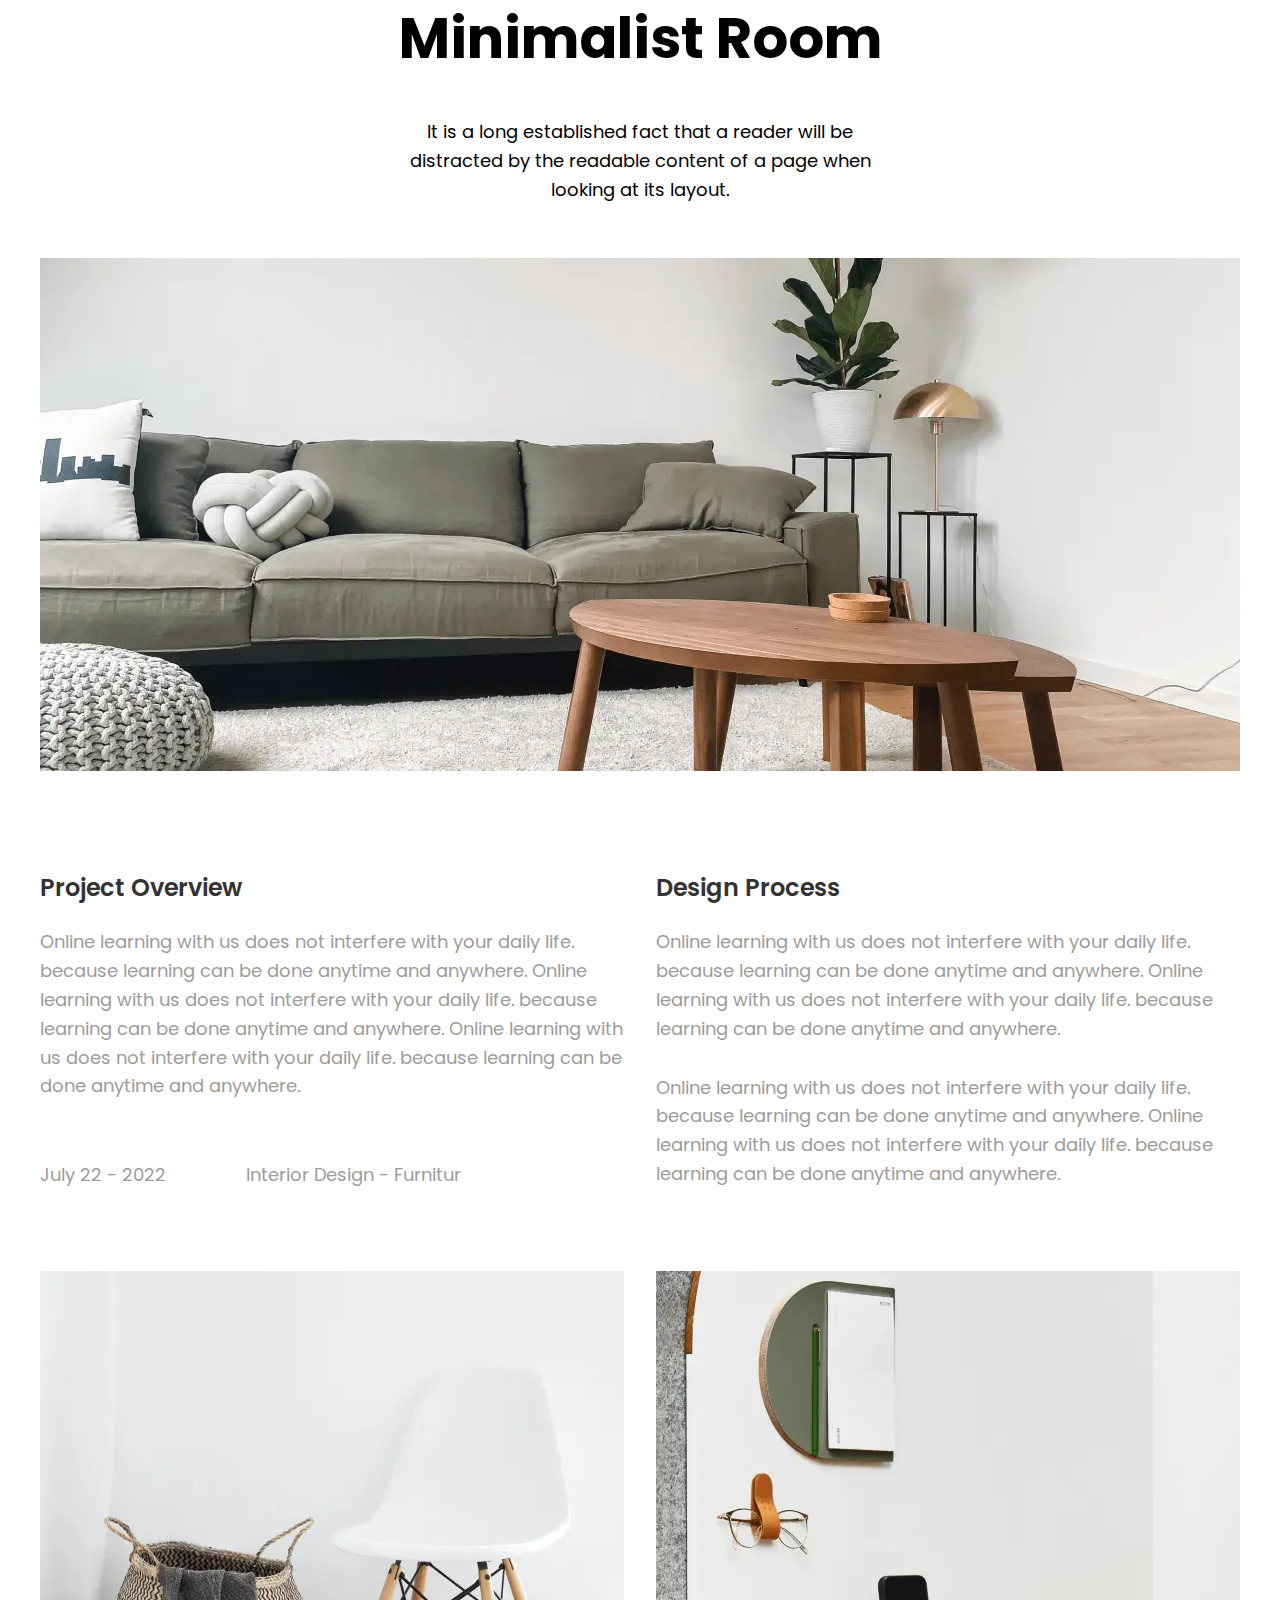
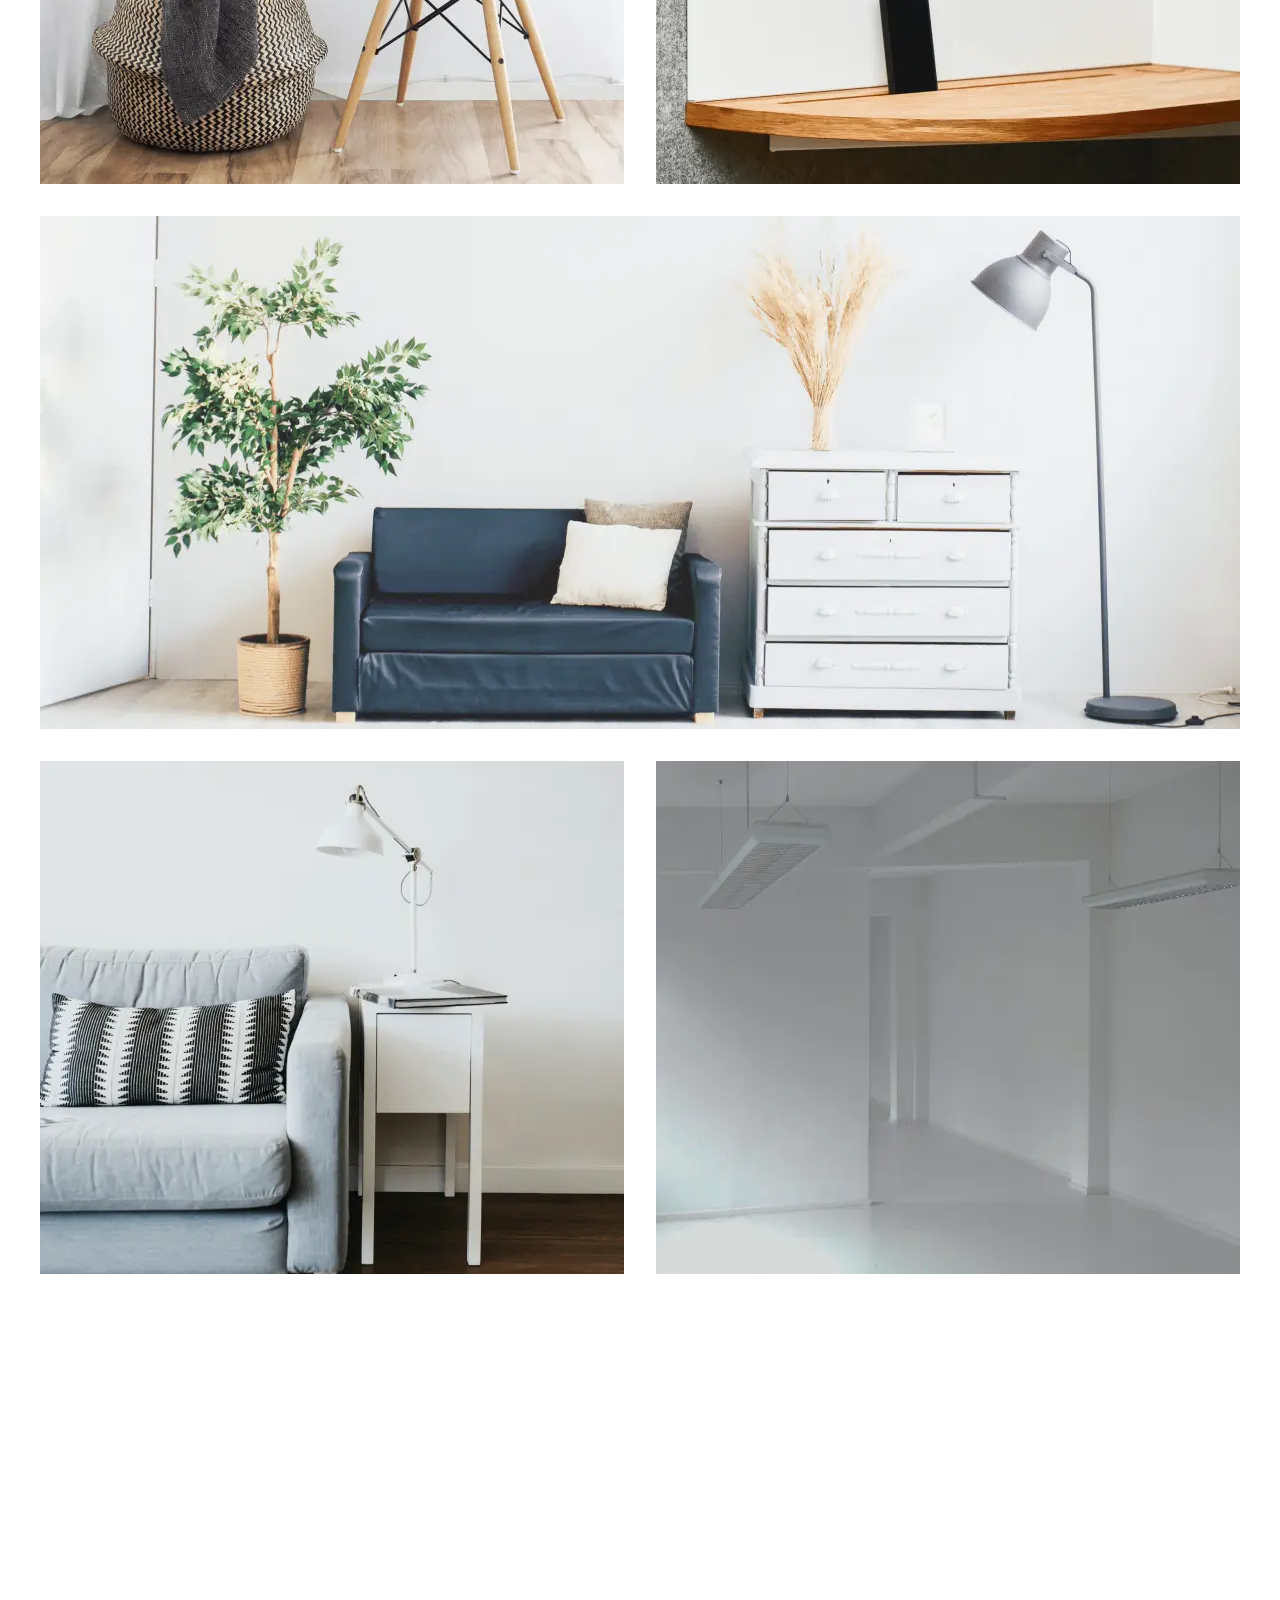
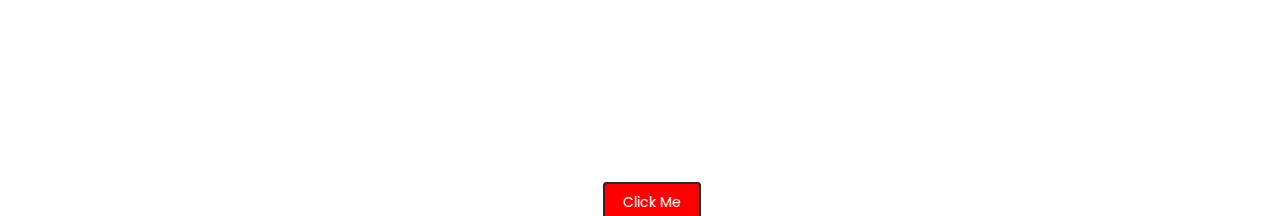
<file: index.html>
<!DOCTYPE html>
<!--Язык неопределен - zxx -->
<html lang="en">

<head>
	<meta charset="UTF-8">
	<!--Настройка адаптива-->
	<meta name="viewport" content="width=device-width, initial-scale=1.0">
	<link rel="stylesheet" href="css/style.css">
	<!--Заголовок-->
	<title>GRID-module</title>
</head>

<body>
	<div class="wrapper">
		<header class="header">

		</header>
		<main class="main">
			<div class="homework">
				<div class="homework__container">
					<div class="homework__title">
						Minimalist Room
					</div>
					<div class="homework__description">
						<p>
							It is a long established fact that a reader will be distracted by the readable content of a page
							when
							looking at its layout.
						</p>
					</div>
					<div class="homework__main-image">
						<img src="img/minimalist/01.webp" alt="Minimalist Image">
					</div>
					<div class="homework__main-text text-main">
						<div class="text__content">
							<div class="text__title">
								Project Overview
							</div>
							<div class="text__project">
								<p>
									Online learning with us does not interfere with your daily life. because learning can be done
									anytime and anywhere. Online learning with us does not interfere with your daily life.
									because learning can be done anytime and anywhere. Online learning with us does not interfere
									with your daily life. because learning can be done anytime and anywhere.
								</p>
							</div>
							<div class="text__info">
								<div class="text__date">
									July 22 - 2022
								</div>
								<div class="text__author">
									Interior Design - Furnitur
								</div>
							</div>
						</div>
						<div class="text__content">
							<div class="text__title">
								Design Process
							</div>
							<div class="text__project">
								<p>
									Online learning with us does not interfere with your daily life. because learning can be done
									anytime and anywhere. Online learning with us does not interfere with your daily life.
									because learning can be done anytime and anywhere.
								</p>
								<p>
									Online learning with us does not interfere with your daily life. because learning can be done
									anytime and anywhere. Online learning with us does not interfere with your daily life.
									because learning can be done anytime and anywhere.

								</p>
							</div>
						</div>
					</div>
					<div class="homework__block-images block-images">
						<img src="img/minimalist/02.webp" alt="">
						<img src="img/minimalist/03.webp" alt="">
						<img src="img/minimalist/04.webp" alt="">
						<img src="img/minimalist/05.webp" alt="">
						<img src="img/minimalist/06.webp" alt="">
					</div>
						<a class="homework__tail-grids-btn" href="index-tailgrids.html">Click Me</a>
				</div>
			</div>
		</main>
	</div>

	<footer class="footer">

	</footer>
</body>

</html>
</file>
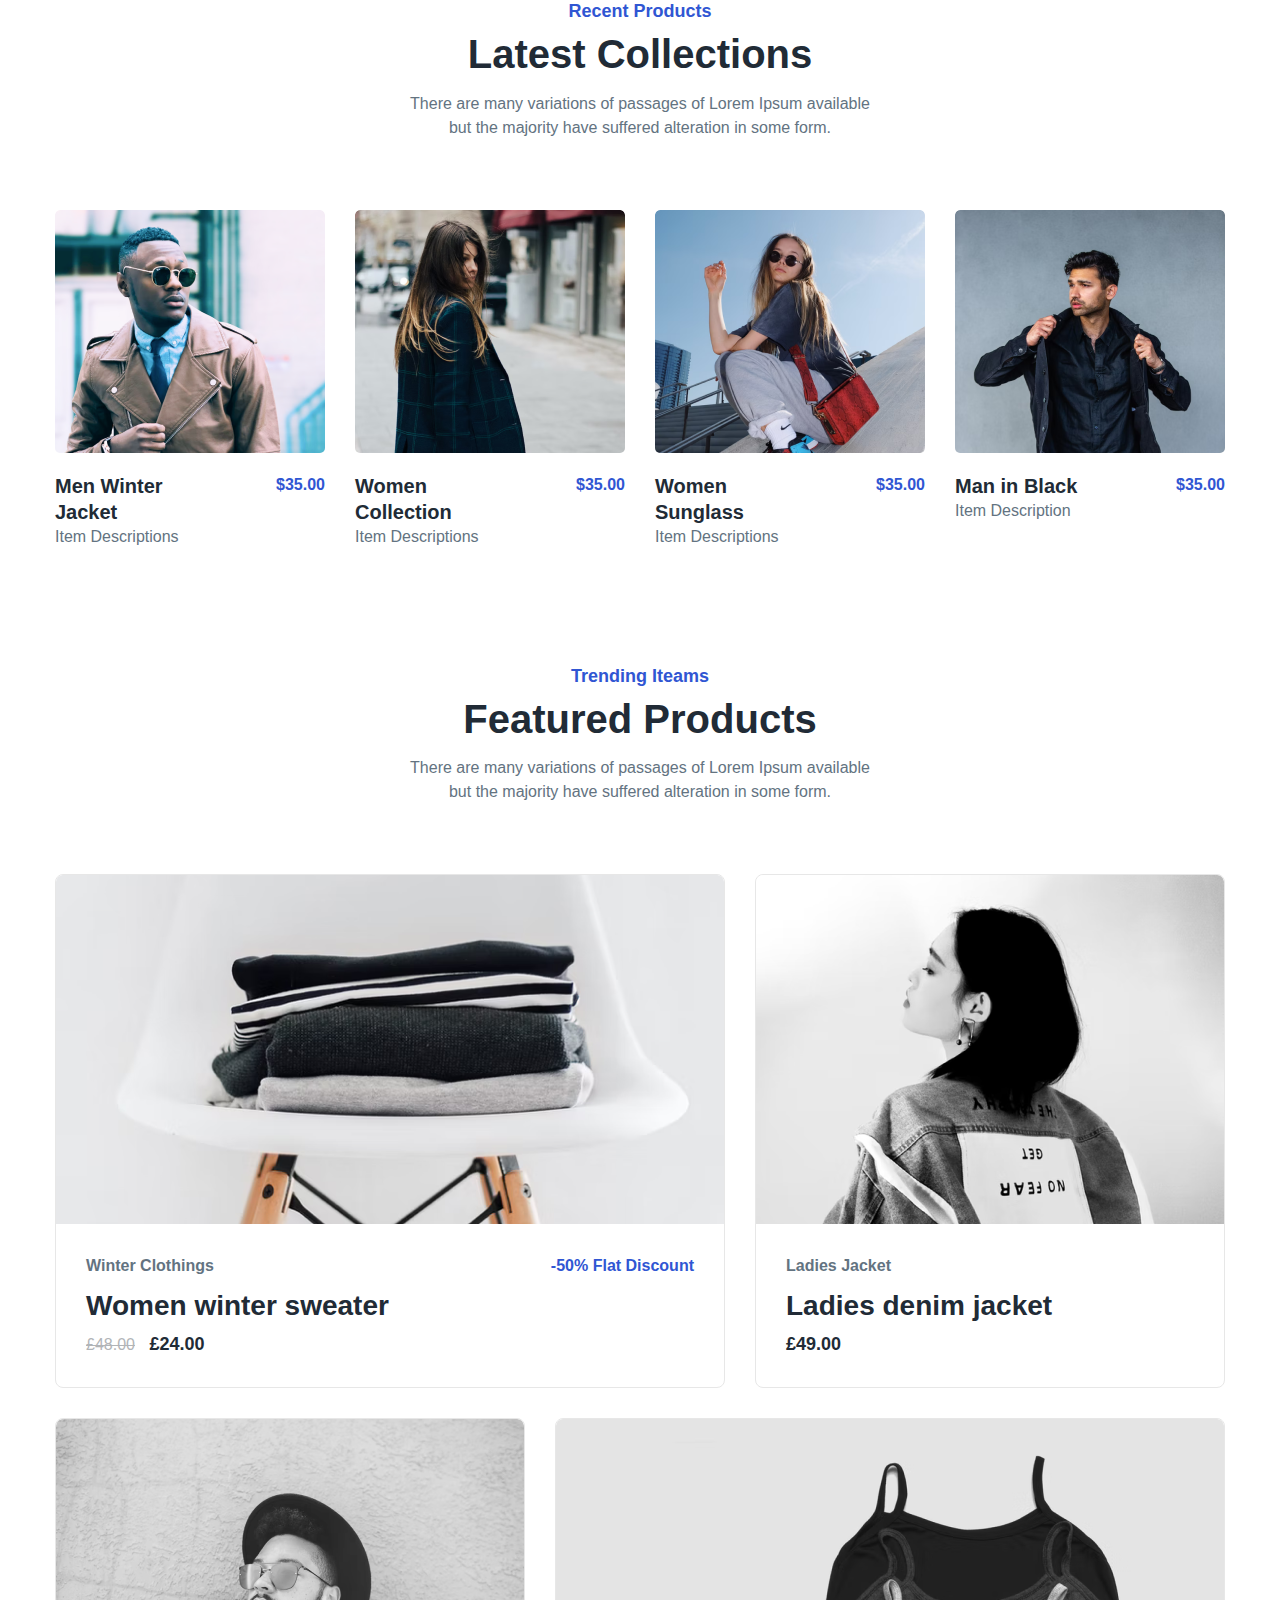
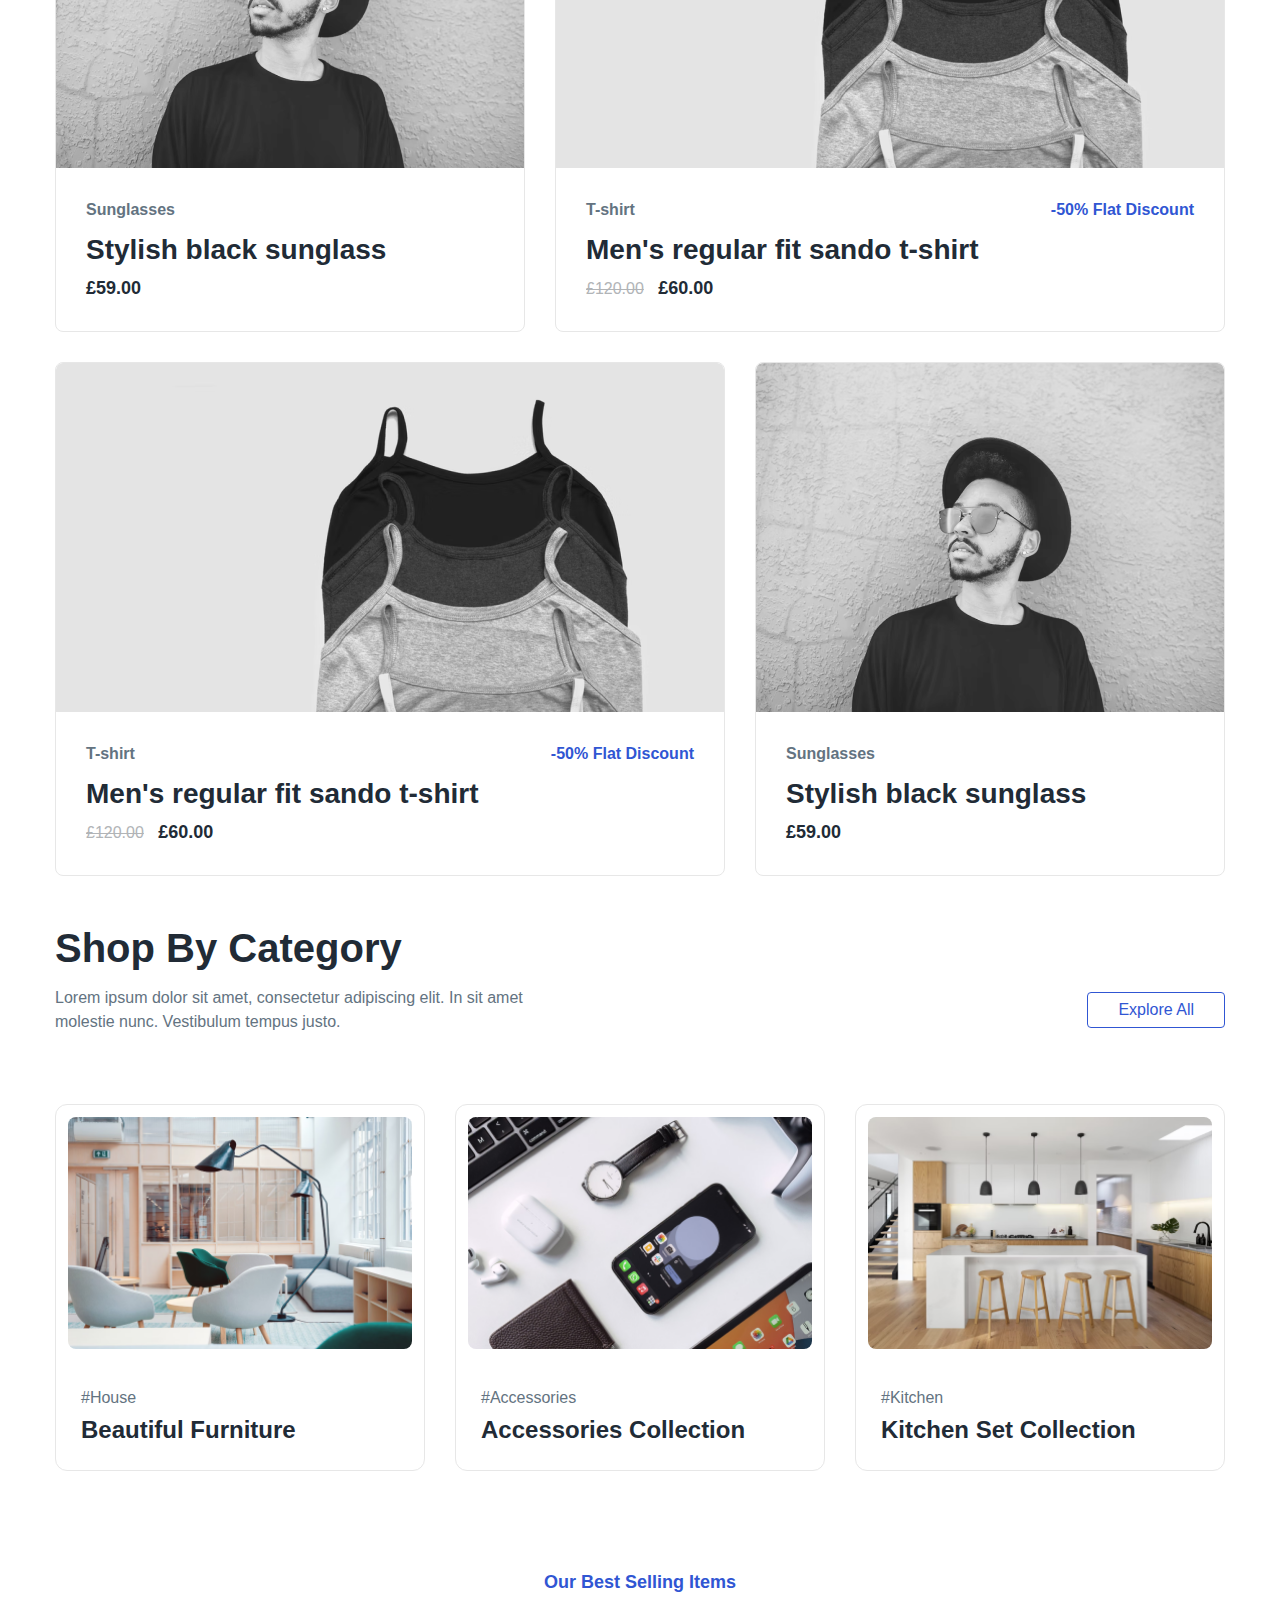
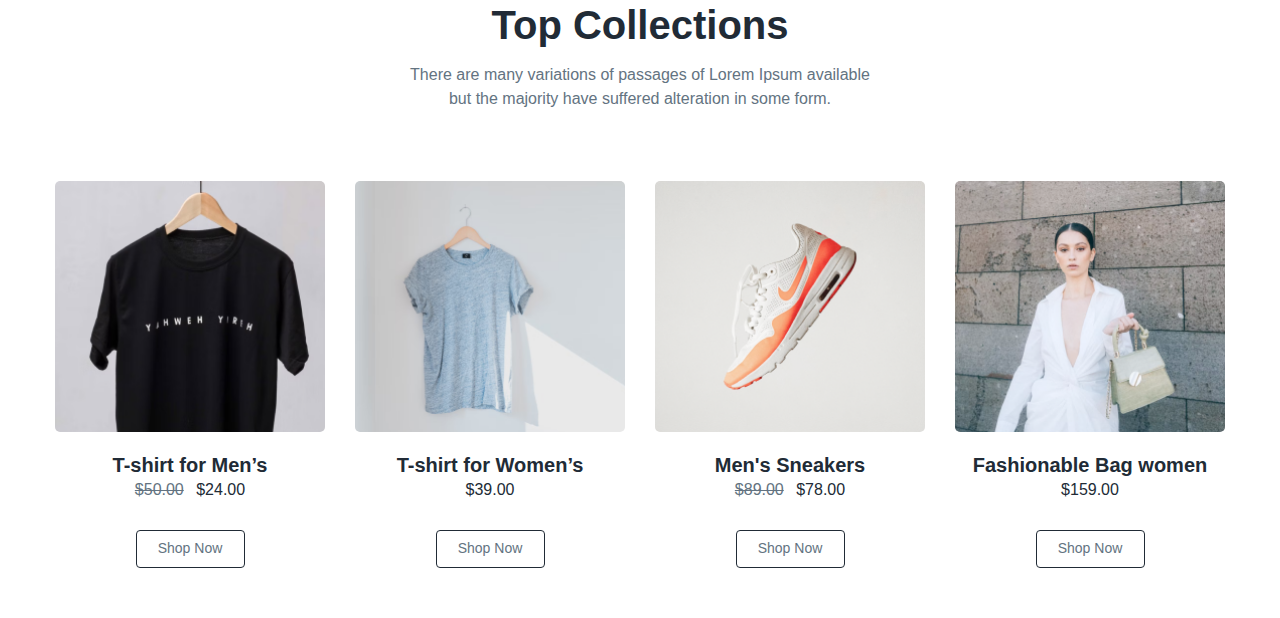
<file: index-tailgrids.html>
<!DOCTYPE html>
<html lang="en">

<head>
	<meta charset="UTF-8">
	<meta http-equiv="X-UA-Compatible" content="IE=edge">
	<meta name="viewport" content="width=device-width, initial-scale=1.0">
	<link rel="stylesheet" href="css/style-tailgrids.css">
	<title>Tail Grids</title>
</head>

<body>
	<header></header>
	<main>
		<div class="wrapper">
			<div class="tail-grids">
				<div class="tail-grids__container">
					<div class="tail-grids__latest-collection latest-collection">
						<div class="latest-collection__title title">
							Recent Products
						</div>
						<div class="latest-collection__main-title main-title">
							<a href="#">
								Latest Collections
							</a>
						</div>
						<div class="latest-collection__text text">
							<p>
								There are many variations of passages of Lorem Ipsum available <br>
								but the majority have suffered alteration in some form.
							</p>
						</div>
						<div class="latest-collection__cards cards">
							<div class="cards__item item-late-coll">
								<div class="item-late-coll__image">
									<a href="#">
										<img src="img/tail-grids/01.png" alt="">
									</a>
								</div>
								<div class="item-late-coll__info">
									<a href="#" class="item-late-coll__title">
										Men Winter Jacket
									</a>
									<div class="item-late-coll__price">
										$35.00
									</div>
								</div>
								<div class="item-late-coll__description">
									Item Descriptions
								</div>
							</div>
							<div class="cards__item item-late-coll">
								<div class="item-late-coll__image">
									<a href="#">
										<img src="img/tail-grids/02.png" alt="">
									</a>
								</div>
								<div class="item-late-coll__info">
									<a href="#" class="item-late-coll__title">
										Women Collection
									</a>
									<div class="item-late-coll__price">
										$35.00
									</div>
								</div>
								<div class="item-late-coll__description">
									<p>
										Item Descriptions
									</p>
								</div>
							</div>
							<div class="cards__item item-late-coll">
								<div class="item-late-coll__image">
									<a href="#">
										<img src="img/tail-grids/03.png" alt="">
									</a>
								</div>
								<div class="item-late-coll__info">
									<a href="#" class="item-late-coll__title">
										Women Sunglass
									</a>
									<div class="item-late-coll__price">
										$35.00
									</div>
								</div>
								<div class="item-late-coll__description">
									Item Descriptions
								</div>
							</div>
							<div class="cards__item item-late-coll">
								<div class="item-late-coll__image">
									<a href="#">
										<img src="img/tail-grids/04.png" alt="">
									</a>
								</div>
								<div class="item-late-coll__info">
									<a href="#" class="item-late-coll__title">
										Man in Black
									</a>
									<div class="item-late-coll__price">
										$35.00
									</div>
								</div>
								<div class="item-late-coll__description">
									<p> Item Description
									</p>
								</div>
							</div>
						</div>
					</div>

					<div class="tail-grids__featured-products featured-products">
						<div class="featured-products__title title">
							Trending Iteams
						</div>
						<div class="featured-products__main-title main-title">
							<a href="#">
								Featured Products
							</a>
						</div>
						<div class="featured-products__text text">
							<p>
								There are many variations of passages of Lorem Ipsum available <br>
								but the majority have suffered alteration in some form.
							</p>
						</div>
						<div class="featured-products__cards cards-feat-prod">
							<div class="cards-feat-prod__content">
								<div class="cards-feat-prod__row row-feat-prod row-feat-prod--discount"> <!--  display:flex -->
									<div class="row-feat-prod__item item">
										<div class="item__image item__image--long">
											<a href="#">
												<img src="img/tail-grids/05.png" alt="">
											</a>
										</div>
										<div class="item__info info">
											<div class="info__description">
												<a class="info__title" href="#">Winter Clothings</a>
												<a class="info__discount" href="#">-50% Flat Discount</a>
											</div>
											<div class="info__main-title">
												<a href="#">Women winter sweater</a>
											</div>
											<div class="info__price">
												<p class="info__last-price">
													£48.00
												</p>
												<p class="info__actual-price">
													£24.00
												</p>
											</div>
										</div>
									</div>
									<div class="row-feat-prod__item row-feat-prod__item--minwidth item">
										<div class="item__image">
											<a href="#">
												<img src="img/tail-grids/06.png" alt="">
											</a>
										</div>
										<div class="item__info info">
											<div class="info__title">
												<a href="#">Ladies Jacket</a>
											</div>
											<div class="info__main-title">
												<a href="#">Ladies denim jacket</a>
											</div>
											<div class="info__price">
												<div class="info__actual-price">
													£49.00
												</div>
											</div>
										</div>
									</div>
								</div>
								<div class="cards-feat-prod__row row-feat-prod row-feat-prod--discount"> <!--  display:flex -->

									<div class="row-feat-prod__item item">
										<div class="item__image item__image--long">
											<a href="#">
												<img src="img/tail-grids/08.png" alt="">
											</a>
										</div>
										<div class="item__info info">
											<div class="info__description">
												<a class="info__title" href="#">T-shirt</a>
												<a class="info__discount" href="#">-50% Flat Discount</a>
											</div>
											<div class="info__main-title">
												<a href="#">Men's regular fit sando t-shirt</a>
											</div>

											<div class="info__price">
												<p class="info__last-price">
													£120.00
												</p>
												<p class="info__actual-price">
													£60.00
												</p>
											</div>
										</div>
									</div>
									<div class="row-feat-prod__item row-feat-prod__item--minwidth item">
										<div class="item__image">
											<a href="#">
												<img src="img/tail-grids/07.png" alt="">
											</a>
										</div>
										<div class="item__info info">
											<div class="info__title">
												<a href="#">Sunglasses</a>
											</div>
											<div class="info__main-title">
												<a href="#">Stylish black sunglass</a>
											</div>
											<div class="info__price">
												<div class="info__actual-price">
													£59.00
												</div>
											</div>
										</div>
									</div>
								</div>
								<div class="cards-feat-prod__row row-feat-prod"> <!--  display:flex -->

									<div class="row-feat-prod__item item">
										<div class="item__image item__image--long">
											<a href="#">
												<img src="img/tail-grids/08.png" alt="">
											</a>
										</div>
										<div class="item__info info">
											<div class="info__description">
												<a class="info__title" href="#">T-shirt</a>
												<a class="info__discount" href="#">-50% Flat Discount</a>
											</div>
											<div class="info__main-title">
												<a href="#">Men's regular fit sando t-shirt</a>
											</div>
											<div class="info__price">
												<p class="info__last-price">
													£120.00
												</p>
												<p class="info__actual-price">
													£60.00
												</p>
											</div>
										</div>
									</div>
									<div class="row-feat-prod__item row-feat-prod__item--minwidth item">
										<div class="item__image">
											<a href="#">
												<img src="img/tail-grids/07.png" alt="">
											</a>
										</div>
										<div class="item__info info">
											<div class="info__title">
												<a href="#">Sunglasses</a>
											</div>
											<div class="info__main-title">
												<a href="#">Stylish black sunglass</a>
											</div>
											<div class="info__price">
												<div class="info__actual-price">
													£59.00
												</div>
											</div>
										</div>
									</div>
								</div>
							</div>
						</div>
					</div>

					<div class="tail-grids__shop-by-category shop-by-category">
						<div class="shop-by-category__title main-title">
							<a href="#">Shop By Category</a>
						</div>
						<div class="shop-by-category__info">
							<div class="shop-by-category__text">
								<p>
									Lorem ipsum dolor sit amet, consectetur adipiscing elit. In sit amet
									molestie nunc. Vestibulum tempus justo.
								</p>
							</div>
							<button class="shop-by-category__btn">
								Explore All
							</button>
						</div>
						<hr>
						<div class="shop-by-category__cards cards-shop-category">
							<div class="cards-shop-category__item item-cards">
								<div class="item-cards__content">
									<div class="item-cards__img">
										<a href="#">
											<img src="img/tail-grids/09.png" alt="">
										</a>
									</div>
									<div class="item-cards__info">
										<div class="item-cards__category">
											<a href="#">#House</a>
										</div>
										<div class="item-cards__title">
											<a href="#">Beautiful Furniture</a>
										</div>
									</div>
								</div>
								<div class="item-cards__content">
									<div class="item-cards__img">
										<a href="#">
											<img src="img/tail-grids/10.png" alt="">
										</a>
									</div>
									<div class="item-cards__info">
										<div class="item-cards__category">
											<a href="#">#Accessories</a>
										</div>
										<div class="item-cards__title">
											<a href="#">Accessories Collection</a>
										</div>
									</div>
								</div>
								<div class="item-cards__content">
									<div class="item-cards__img">
										<a href="#">
											<img src="img/tail-grids/11.png" alt="">
										</a>
									</div>
									<div class="item-cards__info">
										<div class="item-cards__category">
											<a href="#">#Kitchen</a>
										</div>
										<div class="item-cards__title">
											<a href="#">Kitchen Set Collection</a>
										</div>
									</div>
								</div>
							</div>
						</div>
					</div>

					<div class="tail-grids__top-collection top-collection">
						<div class="top-collection__title title">
							Our Best Selling Items
						</div>
						<div class="top-collection__main-title main-title">
							<a href="#">Top Collections</a>
						</div>
						<div class="top-collection__text text">
							<p>
								There are many variations of passages of Lorem Ipsum available <br>
								but the majority have suffered alteration in some form.
							</p>
						</div>
						<div class="top-collection__cards cards-top-collection">
							<div class="cards-top-collection__item item-cards-top-collection">
								<div class="item-cards-top-collection__content content">
									<div class="content__image">
										<a href="#">
											<img src="img/tail-grids/12.png" alt="">
										</a>
									</div>
									<div class="content__description">
										<div class="content__title">
											<a href="#">T-shirt for Men’s</a>
										</div>
										<div class="content__price price">
											<div class="price__last">
												$50.00
											</div>
											<div class="price__actual">
												$24.00
											</div>
										</div>
										<div class="content__btn">
											<button>Shop Now</button>
										</div>
									</div>
								</div>
								<div class="item-cards-top-collection__content content">
									<div class="content__image">
										<a href="#">
											<img src="img/tail-grids/13.png" alt="">
										</a>
									</div>
									<div class="content__description">
										<div class="content__title">
											<a href="#">T-shirt for Women’s</a>
										</div>
										<div class="content__price price">
											<div class="price__actual">
												$39.00
											</div>
										</div>
										<div class="content__btn">
											<button>Shop Now</button>
										</div>
									</div>
								</div>
								<div class="item-cards-top-collection__content content">
									<div class="content__image">
										<a href="#">
											<img src="img/tail-grids/14.png" alt="">
										</a>
									</div>
									<div class="content__description">
										<div class="content__title">
											<a href="#">Men's Sneakers</a>
										</div>
										<div class="content__price price">
											<div class="price__last">
												$89.00
											</div>
											<div class="price__actual">
												$78.00
											</div>
										</div>
										<div class="content__btn">
											<button>Shop Now</button>
										</div>
									</div>
								</div>
								<div class="item-cards-top-collection__content content">
									<div class="content__image">
										<a href="#">
											<img src="img/tail-grids/15.png" alt="">
										</a>
									</div>
									<div class="content__description">
										<div class="content__title">
											<a href="#">Fashionable Bag women</a>
										</div>
										<div class="content__price price">
											<div class="price__actual">
												$159.00
											</div>
										</div>
										<div class="content__btn">
											<button>Shop Now</button>
										</div>
									</div>
								</div>
							</div>
						</div>
					</div>

				</div>
			</div>
		</div>
	</main>
	<footer></footer>
</body>

</html>
</file>
<file: css/style.css>
@import url(reset.css);
@import url(https://fonts.googleapis.com/css?family=Poppins:400,600,700&display=swap);
@import url(https://fonts.googleapis.com/css?family=Inter:400,500,600,700&display=swap);

.wrapper {
	overflow: clip;
	min-height: 100%;

	display: flex;
	flex-direction: column;
}
.wrapper > main {
	flex-grow: 1;
}

.homework {
   font-family: 'Poppins';
   font-style: normal;
   font-weight: 400;
   font-size: 18px;
   line-height: 1.6;
   color: #9C9C9C;
}
.homework__container {
   max-width: 1230px;
   margin: 0 auto;
   padding-left: 15px;
   padding-right: 15px;
}
.homework__title {
   font-weight: 700;
   font-size: 56px;
   line-height: 1.4;
   color: #000000;
   text-align: center;
   text-transform: capitalize;
}
.homework__title:not(:last-child) {
   margin-bottom: 40px;
}
.homework__description {
   max-width: 518px;
   margin: 0 auto;
   font-size: 18px;
   line-height: 1.6;
   text-align: center;
   color: #000000;
}
.homework__description:not(:last-child) {
   margin-bottom: 53px;
}
.homework__main-image {
   position: relative;
   padding-bottom: 42.75%;
}
.homework__main-image:not(:last-child) {
   margin-bottom: 100px;
}
.homework__main-image img {
   position: absolute;
   top: 0;
   left: 0;
   width: 100%;
   height: 100%;
   object-fit: cover;
   object-position: center;
}
.homework__main-text {
   display: grid;
	column-gap: 32px;
	grid-template-columns: repeat(2, 1fr);
}
.text__content:not(:last-child) {
   margin-bottom: 81px;
}
.text__title {
   font-weight: 600;
   font-size: 24px;
   line-height: 1.4;
   color: #333333;
}
.text__title:not(:last-child) {
   margin-bottom: 24px;
}
.text__project:not(:last-child) {
   margin-bottom: 60px;
}
.text__project > p:not(:last-child) {
   margin-bottom: 30px;
}
.text__info {
   display: flex;
   column-gap: 80px;
}
.homework__block-images {
   display: grid;
   gap: 32px;
   grid-template-columns: repeat(2, 1fr);
   position: relative;
   padding-bottom: 42.75%;
}
.homework__block-images img {
   max-width: 100%;
   height: 513px;
}
.homework__block-images img:nth-child(3n) {
   grid-column: span 2;
   width: 100%;
}
@media (max-width: 1000px) {
   .homework {
      font-size: 16px;
      line-height: 1.5;
      color: #9C9C9C;
   }
   .homework__description:not(:last-child) {
      margin-bottom: 30px;
   }
   .homework__block-images {
      display: flex;
      flex-wrap: wrap;
      flex-direction: column;
   }
   .homework__title {
      font-weight: 700;
      font-size: 40px;
      line-height: 1.2;
      color: #000000;
      text-align: center;
      text-transform: capitalize;
   }
   .homework__title:not(:last-child) {
      margin-bottom: 40px;
   }
   .homework__main-image:not(:last-child) {
      margin-bottom: 40px;
   }
}
@media (max-width: 910px) {
   .homework__main-text {
      display: grid;
      gap: 32px;
      grid-template-columns: repeat(1, 1fr);
   }
   .text__title:not(:last-child) {
      margin-bottom: 10px;
   }
   .text__project:not(:last-child) {
      margin-bottom: 20px;
   }
   .text__content:not(:last-child) {
      margin-bottom: 0;
   }
   .text__content {
      margin-bottom: 40px;
   }
   .homework__block-images img {
      max-width: 100%;
      height: 300px;
   }
}
.homework__tail-grids-btn {
	text-align: center;
	padding: 8px 18px;
	border: 2px solid #212B36;
	border-radius: 4px;
	width: 109px;
	margin-left: 44vw;
	font-size: 14px;
	line-height: 1.42;
	transition: all 0.3s ease;
	background-color: red;
	color: white;
}
</file>
<file: css/style-tailgrids.css>
@import url(reset.css);

.wrapper {
	overflow: clip;
	min-height: 100%;

	display: flex;
	flex-direction: column;
}
.wrapper > main {
	flex-grow: 1;
}

/* ------------------------- */
.tail-grids {
	font-family: 'Inter', sans-serif;
	font-weight: 500;
	font-size: 16px;
	line-height: 1.5;
	color: #637381;

}
.tail-grids__container {
	max-width: 1200px;
	margin: 0 auto;
	padding-left: 15px;
	padding-right: 15px;
}
.tail-grids__latest-collection:not(:last-child) {
	margin-bottom: 120px;
}
.title {
	font-weight: 600;
	font-size: 18px;
	line-height: 1.33;
	text-align: center;
	text-transform: capitalize;
	color: #3056D3;
	margin-bottom: 8px;
}
.main-title {
	text-align: center;
	margin-bottom: 15px;
}
.main-title a {
	font-weight: 700;
	font-size: 40px;
	line-height: 1.12;
	text-align: center;
	text-transform: capitalize;
	color: #212B36;
}
.text {
	max-width: 770px;
	margin: 0 auto;
	text-align: center;
	margin-bottom: 70px;
}
.latest-collection__cards {
	display: grid;
	gap: 30px;
	grid-template-columns: repeat(4, 1fr);
	justify-content: center;
}
.cards__item {
	transition: transform 0.3s ease;
}
.item-late-coll__image {
	position: relative;
	padding-bottom: 90%; /* 270/300 */
	margin-bottom: 20px;
	border-radius: 5px;
}
.item-late-coll__image img {
	position: absolute;
	top: 0;
	left: 0;
	width: 100%;
	height: 100%;
	object-fit: cover;
	object-position: top;
	border-radius: 5px;
}
.item-late-coll__info {
	display: grid;
	max-width: 270px;
	grid-template-columns: repeat(2, 1fr);
}

.item-late-coll__title {
	font-weight: 600;
	font-size: 20px;
	line-height: 1.3;	
	color: #212B36;
	transition: color 0.2s ease;
	max-width: 100%;
}

.item-late-coll__price {
	font-weight: 700;
	line-height: 1.5;
	color: #3056D3;
	justify-self: end;
}
.item-late-coll__description {
	max-width: 280px;
	height: 20px;
	overflow: hidden;
}
@media (any-hover: hover) {
	.item-late-coll__title:hover {
		color: #212b3656;
	}
	.cards__item:hover{
		transform: scale(1.05);
	}
}
@media (max-width:1000px) {
	.latest-collection__cards {
		display: grid;
		gap: 24px;
		grid-template-columns: repeat(3, 1fr);
	}
	.cards__item {
		justify-self: center;
	}
}

@media (max-width:700px) {
	.title {
		font-size: 18px;
		line-height: 1.15;
		margin-bottom: 4px;
	}
	.main-title {
		font-size: 26px;
		margin-bottom: 10px;
	}
	.text {
		line-height: 1.2;
		margin-bottom: 25px;
	}
	.latest-collection__cards {
		display: grid;
		gap: 20px;
		grid-template-columns: repeat(2, 1fr);
	}
	.item-late-coll__title {
		font-size: 18px;
		line-height: 1.1;
		margin-bottom: 4px;
	}
	.item-late-coll__price {
		font-weight: 700;
		line-height: 1.5;
	}
}
@media (max-width:500px) {
	.latest-collection__cards {
		display: grid;
		gap: 15px;
		grid-template-columns: repeat(1, 1fr);
	}
}



/* ------------------------ */
.cards-feat-prod__content {
	margin: 0 -15px;
}
.cards-feat-prod__row {
	padding: 0 15px;
	display: flex;
	flex-wrap: wrap;
	gap: 30px;
	justify-content: space-evenly;
	align-items: flex-start;
	margin-bottom: 30px;
}
.cards-feat-prod__row:nth-child(even) {
	flex-direction: row-reverse;
}
.row-feat-prod__item {
	max-width: 670px;
	background: #FFFFFF;
	border: 1px solid #E7E7E7;
	border-radius: 8px;
	transition: transform 0.3s ease;
}
.row-feat-prod__item:hover {
	transform: scale(1.05);
}
.item__image img {
	border-radius: 7px 7px 0px 0px;
	height: 349px;
	max-width: 100%;
	object-fit: cover;
}
.item__image--long img {
	border-radius: 7px 7px 0px 0px;
	width: 100%;
	object-fit: content;
}

.item__info {
	padding: 30px;
}
.item__info > div:not(:last-child) {
	margin-bottom: 10px;
}
.info__description {
	display:flex;
	justify-content: space-between;
}
.info__title {
	font-weight: 600;
	font-size: 16px;
	line-height: 1.5;
	color: #637381;
	transition: color 0.3s ease;
}
.info__title:hover {
	color: rgba(99, 115, 129, 0.377);
}
.info__discount {
	font-weight: 600;
	line-height: 1.5;
	color: #3056D3;
	transition: color 0.3s ease;
}
.info__discount:not(:last-child) {
	margin-left: 325px;
}
.info__discount:hover {
	color: #3056d39f;
}
.info__main-title {
	font-weight: 600;
	font-size: 28px;
	line-height: 1.25;
	color: #212B36;
}
.info__main-title a {
	transition: color 0.3s ease;
}
.info__main-title a:hover {
	color: #212b369e;
}
.info__last-price {
	display: inline-block;
	color: #B1B4B7;
	text-decoration: line-through;
}
.info__last-price:not(:last-child) {
	margin-right: 10px;
}
.info__actual-price {
	display: inline-block;
	font-weight: 600;
	font-size: 18px;
	line-height: 1.33;
	color: #212B36;
}
.row-feat-prod__item--minwidth {
	max-width: 470px;
}

@media (max-width: 1200px) {
	.cards-feat-prod__row {
		display: flex;
		flex-wrap: nowrap;
		justify-content: space-evenly;
	}
	.row-feat-prod__item {
		justify-self: center;
	}
	
}
@media (max-width: 950px) {
	.cards-feat-prod__row {
		display: grid;
		grid-template-columns: repeat(2, 1fr);
		gap: 15px;
	}
	.cards-feat-prod__row:not(:last-child) {
		margin-bottom: 15px;
	}
	.info__main-title {
		font-size: 1.37rem;
		height: 1.4em;
		overflow: hidden;
	}
}
@media (max-width: 750px) {
	.cards-feat-prod__row {
		display: grid;
		grid-template-columns: repeat(1, 1fr);
		gap: 15px;
		margin-bottom: 15px;
	}
	.info__main-title {
		font-size: 20px;
	}
}


/* --------------------------- */
.tail-grids__shop-by-category {
	margin-bottom: 100px;
	padding-top: 20px;
}
.shop-by-category__title {
	text-transform: capitalize;
	text-align: left;
	font-size: 36px;
	line-height: 1.25;
	margin-bottom: 14px;
	transition: color 0.3s ease;
}
.shop-by-category__title:hover {
	color: #212b368c;
}
.shop-by-category__info {
	display: grid;
	grid-template-columns: repeat(2, 1fr);
	justify-content: start;
}
.shop-by-category__text {
	max-width: 507px;
	text-align: left;
	font-weight: 500;
	font-size: 16px;
	line-height: 1.5;
	color: #637381;
}

.shop-by-category__btn {
	align-self: center;
	justify-self: end;
	padding: 8px 30px;
	border: 1px solid #3056D3;
	border-radius: 4px;
	color: #3056D3;
	transition: all 0.4s ease;
}
.shop-by-category__btn:hover {
	color: #FFFFFF;
	background-color: #3056D3;
}
.cards-shop-category__item {
	display: grid;
	gap: 30px;
	grid-template-columns: repeat(3, 1fr);
	padding-top: 70px;
}

.item-cards__content {
	background: #FFFFFF;
	border: 1px solid #E7E7E7;
	border-radius: 12px;
	transition: all 0.3s ease;
}
.item-cards__content:hover {
	transform: scale(1.05);
}
.item-cards__img {
	position: relative;
	margin: 12px;
	padding-top: 63%; /*230/346 */
}
.item-cards__img img {
	position: absolute;
	top: 0;
	left: 0;
	width: 100%;
	height: 100%;
	object-fit: cover;
	object-position: center;
	border-radius: 8px;
}
.item-cards__info {
	padding: 25px;
}
.item-cards__category {
	margin-bottom: 5px;
	transition: all 0.3s ease;
}
.item-cards__category:hover {
	transform: scale(0.9);
}
.item-cards__title {
	font-weight: 600;
	font-size: 24px;
	line-height: 1.25;
	color: #212B36;
}
.item-cards__title a {
	transition: all 0.3s ease;
}
.item-cards__title a:hover {
	color: #3056D3;
}
@media (min-width:1440px) {
	.cards-shop-category__item {
		grid-template-columns: repeat(2, 1fr);
		gap: 15px;
		padding-top: 100px;
	}
	.shop-by-category__text {
		font-size: 28px;
		line-height: 1.4;
	}
	.shop-by-category__title  {
		font-size: 52px;
		margin-bottom: 40px;
	}
	.shop-by-category__btn {
		padding: 10px 30px;
		font-size: 28px;
		line-height: 1.4;
	}
	.item-cards__info {
		line-height: 1.4;
		padding: 16px;
	}
	.item-cards__category {
		font-size: 24px;
	}
	.item-cards__title {
		font-size: 27px;
	}
}
@media (max-width:850px) {
	.cards-shop-category__item {
		grid-template-columns: repeat(2, 1fr);
		gap: 15px;
		padding-top: 50px;
	}
	.shop-by-category__text {
		font-size: 15px;
		line-height: 1.2;
	}
	.shop-by-category__title  {
		font-size: 32px;
		margin-bottom: 18px;
	}
	.shop-by-category__btn {
		padding: 5px 22px;
		font-size: 15px;
		line-height: 1.2;
	}
	.item-cards__img {
		margin: 10px;
	}
	.item-cards__info {
		line-height: 1.1;
		padding: 10px;
	}
	.item-cards__category {
		font-size: 13px;
	}
	.item-cards__title {
		font-size: 22px;
	}
}
@media (max-width:570px) {
	.cards-shop-category__item {
		grid-template-columns: repeat(1, 1fr);
		gap: 10px;
		padding-top: 40px;
	}
	.shop-by-category__text {
		font-size: 14px;
		line-height: 1.2;
	}
	.shop-by-category__title  {
		font-size: 28px;
		margin-bottom: 14px;
	}
	.shop-by-category__btn {
		padding: 5px 18px;
		font-size: 14px;
		line-height: 1.2;
	}
	.item-cards__img {
		margin: 8px;
	}
	/* .item-cards__img img {
		margin: 8px;
		margin-right: -8px;
	} */
	.item-cards__info {
		line-height: 1.1;
		padding: 10px;
	}
	.item-cards__category {
		font-size: 13px;
	}
	.item-cards__title {
		font-size: 18px;
	}
}

/* --------------------- */
.tail-grids__top-collection {
	padding-bottom: 50px;
}
.cards-top-collection__item {
	display: grid;
	gap: 30px;
	grid-template-columns: repeat(4, 1fr);
}
.item-cards-top-collection__content {
	transition: all 0.3s ease;
}
.item-cards-top-collection__content:hover {
	background: #FFFFFF;
	border: 1px solid #E7E7E7;
	border-radius: 12px;
	padding: 10px;
}
.content__image {
	position: relative;
   padding-bottom: 93%; /* 250/270 */
}
.content__image img {
	position: absolute;
   top: 0;
   left: 0;
   width: 100%;
   height: 100%;
   object-fit: cover;
   object-position: center;
	border-radius: 5px;
	transition: transform 0.3s ease;
}
.content__image img:hover {
	transform: scale(1.15);
}
.content__description {
	padding-top: 20px;
}
.content__title {
	font-weight: 600;
	font-size: 20px;
	line-height: 1.3;
	color: #212B36;
	text-align: center;
}
.content__title a {
	transition: color 0.3s ease;
}
.content__title a:hover {
	color: #212b367c;
}
.content__price {
	text-align: center;
	margin-bottom: 28px;
}
.price__last {
	text-decoration: line-through;
	display: inline-block;
	margin-right: 8px;
}
.price__actual {
	display: inline-block;
	color: #212B36;
}
.content__btn {
	text-align: center;
	padding: 8px 18px;
	border: 1px solid #212B36;
	border-radius: 4px;
	width: 109px;
	margin: 0 auto;
	font-size: 14px;
	line-height: 1.42;
	transition: all 0.3s ease;
}
.content__btn:hover {
	background-color: #000000;
	color: #FFFFFF;
}
@media (max-width:1070px) {
	.content__title {
		font-size: 1rem;
		max-height: 1.2em;
		overflow: hidden;
	}
}
@media (max-width: 891.98px) {
	.top-collection__title {
		margin-bottom: 15px;
		font-size: 18px;
		line-height: 1.15;
	}
	.top-collection__main-title {
			font-size: 26px;
			margin-bottom: 10px;
	}
	.top-collection__text {
		line-height: 1.2;
		margin-bottom: 25px;
	}
	.cards-top-collection__item {
		display: grid;
		gap: 20px;
		grid-template-columns: repeat(3, 1fr);
	}
	.content__price {
		margin-bottom: 23px;
	}
	.content__btn {
		padding: 6px 15px;
	}
}
@media (max-width: 599.98px) {
	.top-collection__title {
		margin-bottom: 10px;
		font-size: 16px;
	}
	.top-collection__text {
		font-size: 14px;
	}
	.cards-top-collection__item {
		display: grid;
		gap: 20px;
		grid-template-columns: repeat(2, 1fr);
	}
	.content__price {
		margin-bottom: 18px;
	}
	.content__btn {
		padding: 6px 13px;
	}
}
@media (max-width: 499.98px) {
	.cards-top-collection__item {
		display: grid;
		gap: 20px;
		grid-template-columns: repeat(1, 1fr);
		justify-content: center;
	}
	.content__price {
		margin-bottom: 12px;
	}
}
</file>
